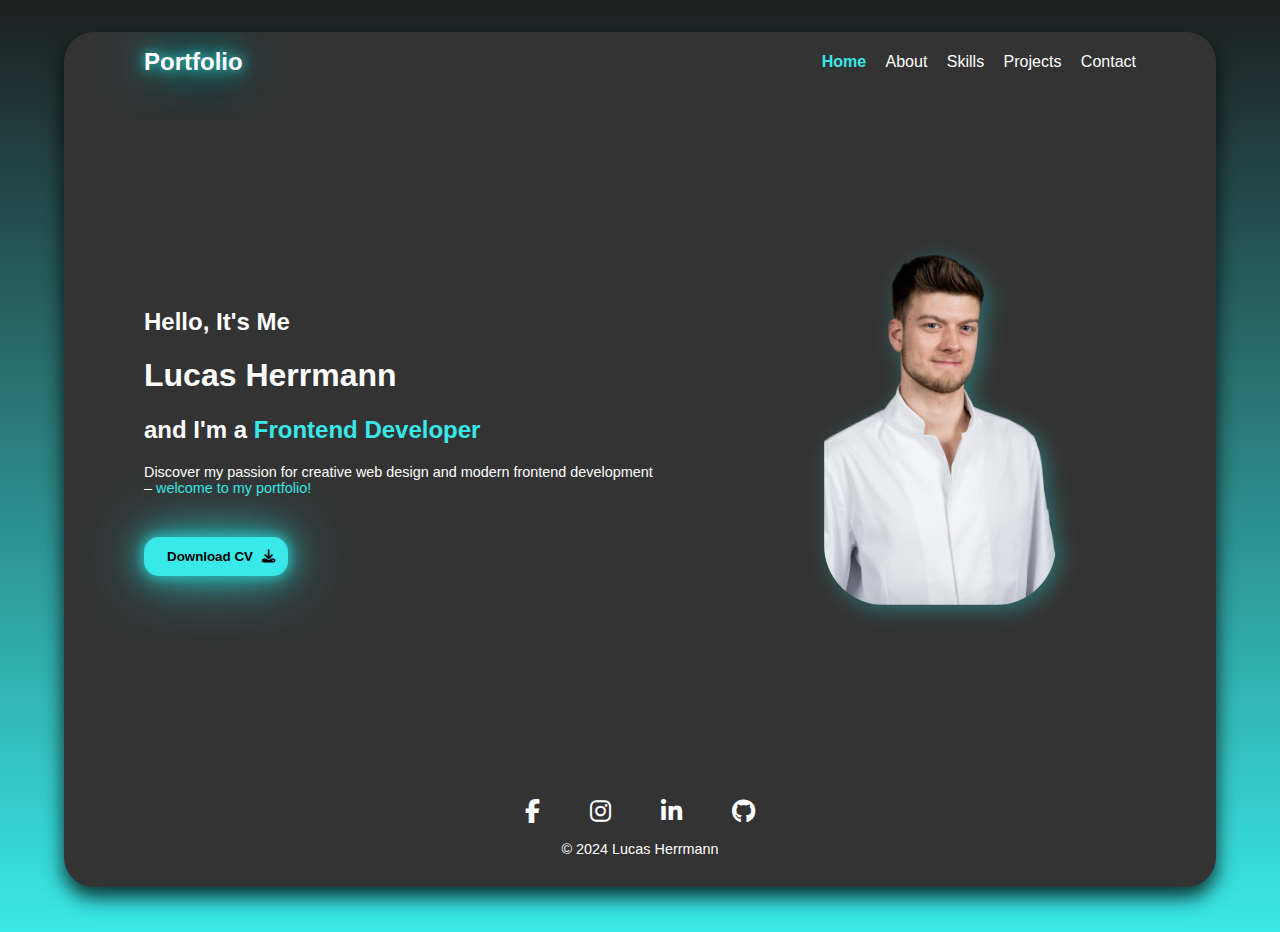
<file: index.html>
<!DOCTYPE html>
<html lang="en">
<head>
    <meta charset="UTF-8">
    <meta name="viewport" content="width=device-width, initial-scale=1.0">
    <link rel="stylesheet" href="styles.css">
    <link rel="stylesheet" href="https://cdnjs.cloudflare.com/ajax/libs/font-awesome/6.5.1/css/all.min.css">
    <title>Portfolio Lucas Herrmann</title>
</head>
<body>
    <div id="home-component">
        <header> 
            <nav class="navbar"> 
                <div class="logo">Portfolio</div>
                <div class="links">
                  <a href="#home" class="nav-link active">Home</a>
                  <a href="#about" class="nav-link">About</a>
                  <a href="#skills" class="nav-link">Skills</a>
                  <a href="#projects" class="nav-link">Projects</a>
                  <a href="#contact" class="nav-link">Contact</a>
                </div>
              </nav>
        </header>

        <main id="main-content">
            <div class="navbar  navbar-reverse">
                <div>
                    <h2>Hello, It's Me</h2>
                    <h1>Lucas Herrmann</h1>
                    <h2>and I'm a <span class="text-highlight">Frontend Developer</span></h2>
                    <p>Discover my passion for creative web design and modern frontend development <br>– <span class="text-highlight">welcome to my portfolio!</span></p>

                    <button type="button" id="download-btn">
                    <a href="cv-lucas-herrmann.pdf" download="CV-Lucas-Herrmann.pdf" style="color: black;">Download CV
                        <i class="fas fa-download" style="color: black; margin: 5px;"></i>
                    </a>
                    </button>
                </div>
                <div>
                <img src="Lucas-portrait.png" alt="Lucas Herrmann, Frontend-Developer" id="portrait">
                </div>    
            </div> 
        </main>
        
        <footer>
            <div class="social-icons">
              <a href="https://www.facebook.com/lucas.herrmann.9" target="_blank" aria-label="Facebook"><i class="fab fa-facebook-f"></i></a>
              <a href="https://www.instagram.com/lucky_l.u.c/" target="_blank" aria-label="Instagram"><i class="fab fa-instagram"></i></a>
              <a href="https://www.linkedin.com/in/lucas-herrmann-0444b5227/" target="_blank" aria-label="LinkedIn"><i class="fab fa-linkedin-in"></i></a>
              <a href="https://github.com/lucky7luc" target="_blank" aria-label="GitHub"><i class="fab fa-github"></i></a>
            </div>
            <p>&copy; 2024 Lucas Herrmann</p>
        </footer>
    </div>
    <script src="script.js"></script>
</body>
</html>
</file>
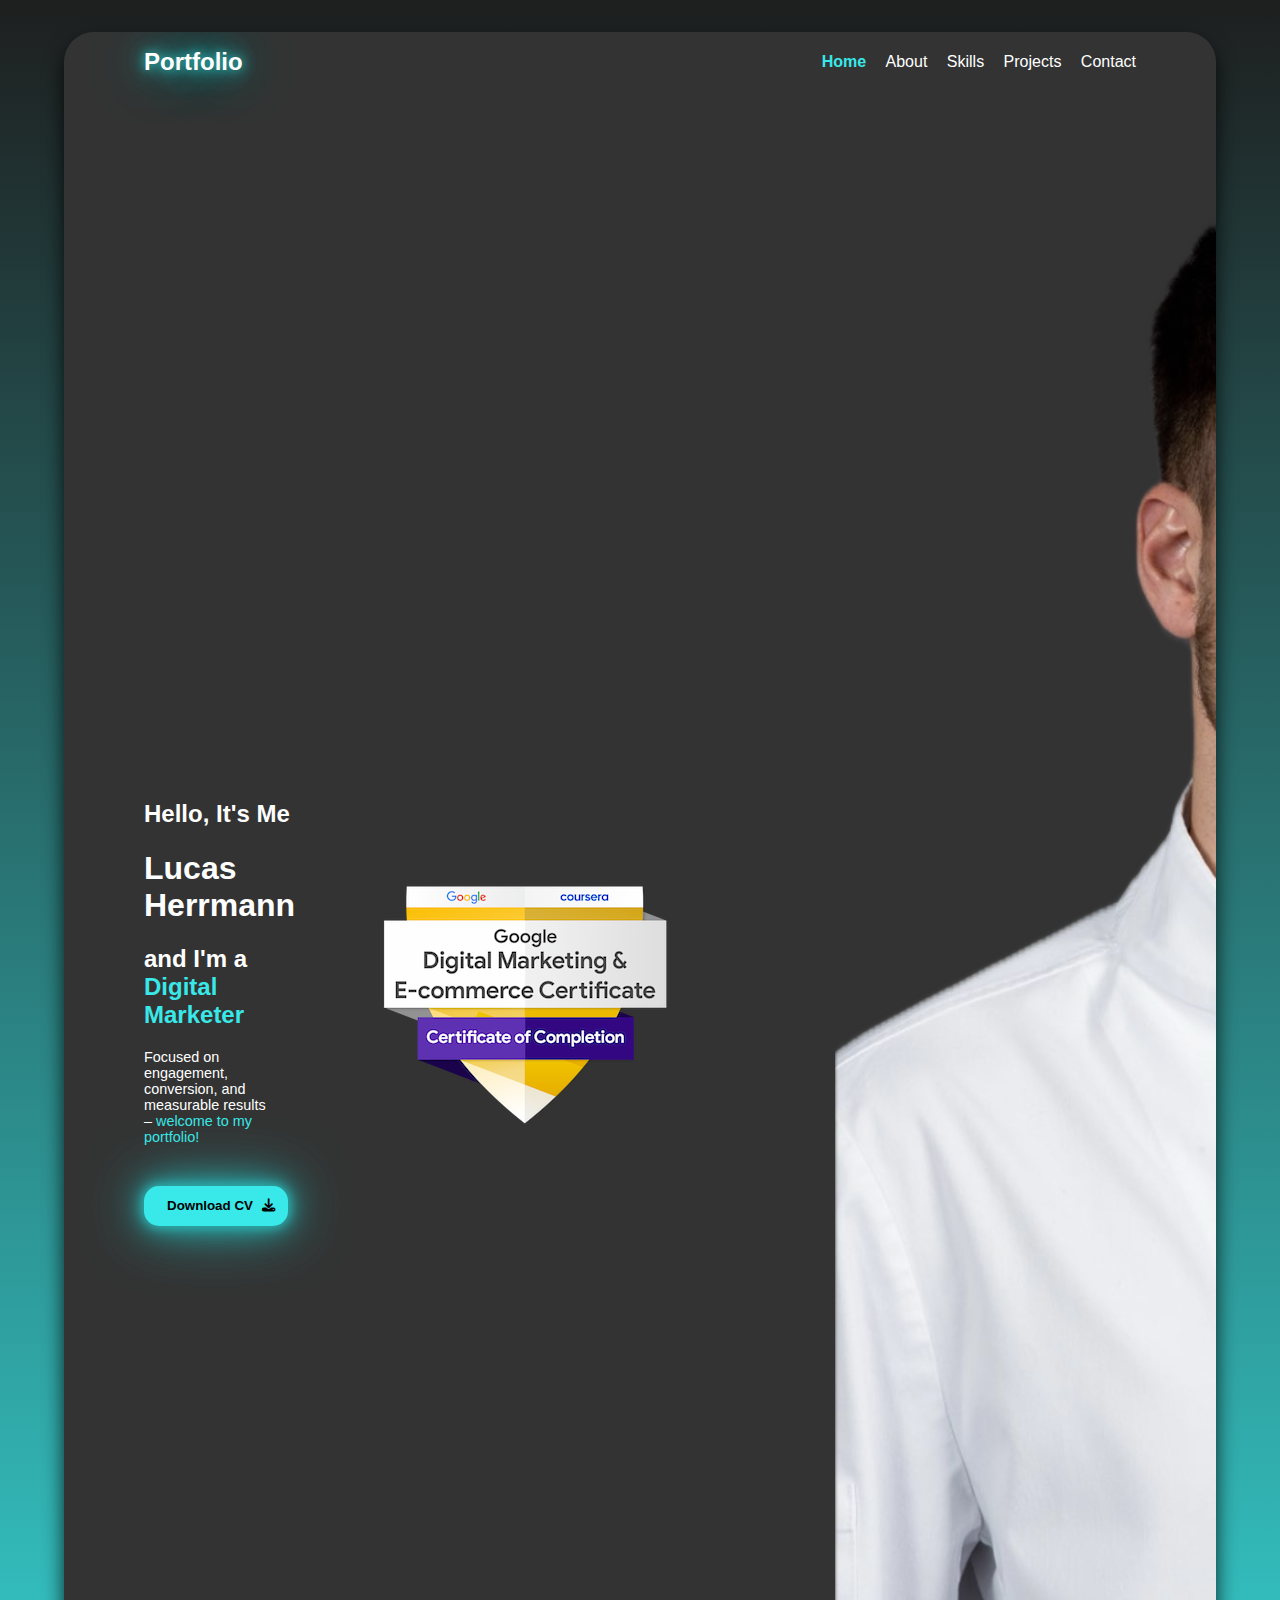
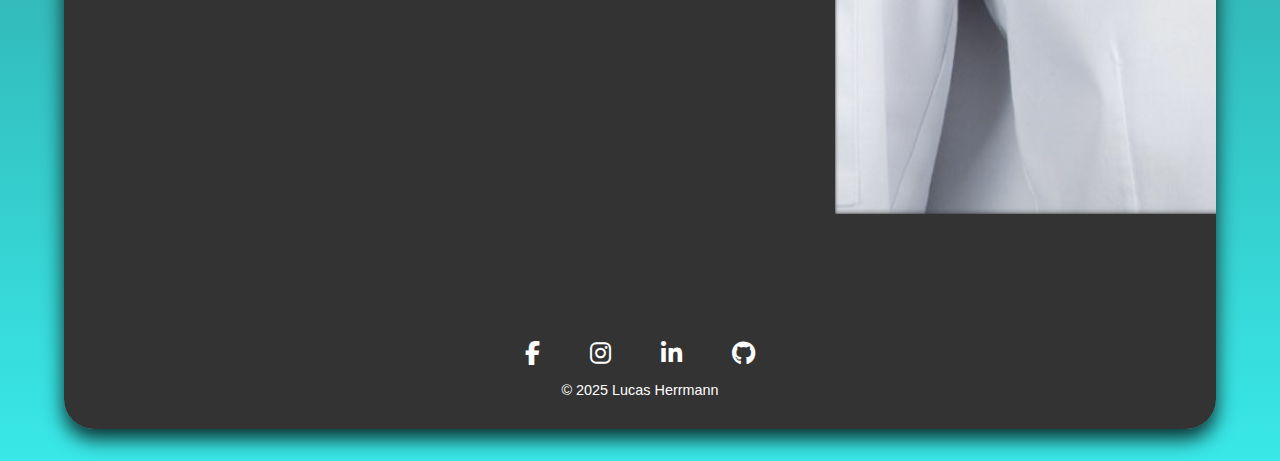
<file: Marketing Portfolio/index.html>
<!DOCTYPE html>
<html lang="en">
<head>
    <meta charset="UTF-8">
    <meta name="viewport" content="width=device-width, initial-scale=1.0">
    <meta name="description" content="Portfolio — Lucas Herrmann: digital marketing projects, SEO & social media case studies, skills self-assessment, analytics experience, and personal background.">
    <link rel="stylesheet" href="styles.css">
    <link rel="stylesheet" href="https://cdnjs.cloudflare.com/ajax/libs/font-awesome/6.5.1/css/all.min.css">
    <title>Lucas Herrmann Digital Marketing Portfolio</title>
</head>
<body>
    <div id="home-component">
        <header> 
            <nav class="navbar"> 
                <div class="logo">Portfolio</div>
                <div class="links">
                  <a href="#home" class="nav-link active">Home</a>
                  <a href="#about" class="nav-link">About</a>
                  <a href="#skills" class="nav-link">Skills</a>
                  <a href="#projects" class="nav-link">Projects</a>
                  <a href="#contact" class="nav-link">Contact</a>
                </div>
              </nav>
        </header>

        <main id="main-content">
            <div class="navbar  navbar-reverse">
                <div>
                    <h2>Hello, It's Me</h2>
                    <h1>Lucas Herrmann</h1>
                    <h2>and I'm a <span class="text-highlight">Digital Marketer</span></h2>
                    <p>Focused on engagement, conversion, and measurable results<br>– <span class="text-highlight">welcome to my portfolio!</span></p>

                    <button type="button" id="download-btn">
                    <a href="CV_Lucas_Herrmann.pdf" download="CV_Lucas_Herrmann.pdf" style="color: black;">Download CV
                        <i class="fas fa-download" style="color: black; margin: 5px;"></i>
                    </a>
                    </button>
                </div>
                <div>
                    <img src="google_marketing.png" alt="Google Digital Marketing Certificate" id="google-sticker">
                </div>   
                <div>
                    <img src="Lucas_portrait.png" alt="Lucas Herrmann, Digital Marketer" class="portrait">
                </div>    
            </div> 
        </main>
        
        <footer>
            <div class="social-icons">
              <a href="https://www.facebook.com/lucas.herrmann.9" target="_blank" aria-label="Facebook"><i class="fab fa-facebook-f"></i></a>
              <a href="https://www.instagram.com/lucky_l.u.c/" target="_blank" aria-label="Instagram"><i class="fab fa-instagram"></i></a>
              <a href="https://www.linkedin.com/in/lucas-herrmann-0444b5227/" target="_blank" aria-label="LinkedIn"><i class="fab fa-linkedin-in"></i></a>
              <a href="https://github.com/lucky7luc" target="_blank" aria-label="GitHub"><i class="fab fa-github"></i></a>
            </div>
            <p>&copy; 2025 Lucas Herrmann</p>
        </footer>
    </div>
    <script src="script.js"></script>
</body>
</html>
</file>
<file: styles.css>
body {
    margin: 0;
    padding: 0;
    min-height: 100vh;
    font-family: Arial, sans-serif;
    background: linear-gradient(rgb(30, 31, 31), rgb(57, 232, 232));
    scroll-behavior: smooth;
}

#home-component {
    background-color: #333;
    border-radius: 30px;
    min-height: 95vh;
    margin: 2em auto;
    box-shadow: 0px 10px 20px rgba(0, 0, 0, 0.8);
    width: 90%;
    max-width: 1200px;
    display: flex;
    flex-direction: column;
    justify-content: space-between; 
    overflow: scroll;
}

.navbar {
    display: flex;
    justify-content: space-between;
    align-items: center;
    padding: 1rem 5rem;
    color: white;
}
.navbar a {
    text-decoration: none;
    color: white;
    margin-left: 15px;
}
.navbar .logo {
    font-size: 1.5rem;
    font-weight: bold;
    color: white;
    text-shadow: 0px 0px 10px rgb(44, 171, 171),
    0px 0px 15px rgb(44, 171, 171),
    0px 0px 30px rgb(44, 171, 171),
    0px 0px 60px rgb(44, 171, 171);      
}
.nav-link {
    color: white;
    text-decoration: none;
    margin-left: 15px;
    transition: color 0.3s ease;
}
.nav-link.active {
    color: rgb(57, 232, 232);
    font-weight: bold;
}   

.scrollbar {
    width: 90%;
    height: 100%;
}
h1, h2, h3 {
    color: white;
}

.text-highlight {
    color: rgb(57, 232, 232);
}
p {
    font-size: 0.9rem;
}
img {
    margin: 5em;
}
#portrait {
    height: 350px;
    width: auto;
    filter: drop-shadow(5px 5px 10px rgba(44, 171, 171, 0.5));
    border-radius: 60px;                 
}
#download-btn, #submit-message {
    background-color: rgb(57, 232, 232);
    padding: 8px;
    margin-top: 2em;
    border-radius: 15px;
    border: none;
    font-weight: bold;
    box-shadow: 0px 0px 10px rgb(44, 171, 171),
                 0px 0px 15px rgb(44, 171, 171),
                 0px 0px 30px rgb(44, 171, 171),
                 0px 0px 60px rgb(44, 171, 171);
                 transition: color 6s ease, transform 0.3s ease;              
}

#download-btn:hover {
    cursor: pointer;
    background-color: white;
    box-shadow: 0px 0px 5px rgb(44, 171, 171),
                 0px 0px 15px rgb(44, 171, 171),
                 0px 0px 30px rgb(44, 171, 171),
                 0px 0px 60px rgb(44, 171, 171);
}


footer {
    color: white;
    text-align: center;
    padding: 1rem;
}

.social-icons {
    display: flex;
    justify-content: center;
    gap: 50px;
    margin: 10px 0;
}


.social-icons a{
    color: white;
    text-decoration: none;
    transition: text-shadow 0.8s ease, transform 0.4s ease;
}

.social-icons a {
    font-size: 1.5rem;
}

.social-icons a:hover, .navbar a:hover {
    cursor: pointer;
    color: white;
    transform: scale(1.2);
    text-shadow: 0px 0px 10px rgb(44, 171, 171),
                 0px 0px 20px rgb(44, 171, 171),
                 0px 0px 40px rgb(44, 171, 171),
                 0px 0px 80px rgb(44, 171, 171);
}

.flex-container {
    display: grid;
    grid-template-columns: 1fr 1fr;
    gap: 10px;
    margin: auto 5em;
}

.grid-item, #message-input {
    background-color: rgb(128, 129, 129);
    padding: 10px 15px;
    border-radius: 5px;
    border: none;
}

#message-input {
    grid-column: 1/3;
}

.placeholder-style::placeholder {
    color: #eee;  
    font-style: italic;
    opacity: 0.8;
}

.placeholder-style:focus::placeholder {
    color: rgb(57, 232, 232);
    opacity: 1; 
}

#contact-info {
    padding-top: 3em;
}
#contact-info p{
    color: #fff;
    font-size: 0.8rem;
}
p a{
    color: #fff;
    text-decoration: none;
}

.align-center {
    text-align: center;
}

.word-spacing {
    word-spacing: 0.1rem;
}

#skill-section {
    margin: 3em;
}
.skill-skala {
    border: 1px solid white;
    max-width: 80vw;
    height: 7px;
    border-radius: 4px;
    position: relative;
}
.skill-line {
    background-color: white;
    box-shadow: 0px 0px 5px rgb(44, 171, 171),
                 0px 0px 15px rgb(44, 171, 171),
                 0px 0px 30px rgb(44, 171, 171),
                 0px 0px 60px rgb(44, 171, 171);
    height: 7px;                 
    border-radius: 4px;
    transform: scaleX(0);
    transform-origin: left;
    animation: grow 1.5s ease-out forwards;
}
#skill-html {
    width: 80%;
}
#skill-css {
    width: 90%;
}
#skill-js {
    width: 75%;
}
#skill-react {
    width: 55%;
}
#skill-more {
    width: 45%;
}
@keyframes grow {
    to {
        transform: scaleX(1);
    }
}

.projects-container {
    text-align: center;
    border-radius: 20px;
    margin: 0 auto;
    width: 90%;
    max-width: 1200px;
}
.projects-container h2 {
    margin-bottom: 1.5rem;
}
.project-grid {
    display: grid;
    grid-template-columns: repeat(auto-fit, minmax(300px, 1fr));
    gap: 1.5rem;
}
.project-item {
    background-color: #444;
    border-radius: 15px;
    padding: 1rem;
    text-align: center;
    box-shadow: 0px 4px 10px rgba(0, 0, 0, 0.3);
    transition: transform 0.3s ease, box-shadow 0.3s ease;
}
.project-item:hover {
    transform: translateY(-5px);
    box-shadow: 0px 8px 20px rgba(0, 0, 0, 0.5);
}
.project-item img {
    width: 100%;
    height: auto;
    border-radius: 10px;
    margin-bottom: 0.8rem;
}
.project-item h3 {
    font-size: 1.2rem;
    color: rgb(57, 232, 232);
    margin: 0.5rem 0;
}
.project-item p {
    font-size: 0.9rem;
    color: #ddd;
    margin: 0;
}
.project-item a {
    cursor: pointer;
    color: rgb(57, 232, 232);
    text-decoration: none;
    margin-top: 30px;
}



@media (max-width: 820px) {

    body {
        font-size: 0.9rem; 
    }
    .container {
        padding: 5px; 
    }
    .navbar .logo {
        margin-bottom: 0.5em;
    }
    .navbar-reverse, .scrollbar  {
        display: flex;
        flex-direction: column-reverse;
    }
    #skill-section {
        margin: 1.5em;
    }
    .flex-container {
        display: flex;
        flex-direction: column;
    }
    img {
    margin: 1em;
    }
    #portrait {
        height: 210px;        
        border-radius: 30px;      
    }
}
</file>
<file: Marketing Portfolio/styles.css>
body {
    margin: 0;
    padding: 0;
    min-height: 100vh;
    font-family: Arial, sans-serif;
    background: linear-gradient(rgb(30, 31, 31), rgb(57, 232, 232));
    scroll-behavior: smooth;
}

#home-component {
    background-color: #333;
    border-radius: 30px;
    min-height: 95vh;
    margin: 2em auto;
    box-shadow: 0px 10px 20px rgba(0, 0, 0, 0.8);
    width: 90%;
    max-width: 1200px;
    display: flex;
    flex-direction: column;
    justify-content: space-between; 
    overflow: scroll;
}

.navbar {
    display: flex;
    justify-content: space-between;
    align-items: center;
    padding: 1rem 5rem;
    color: white;
}
.navbar a {
    text-decoration: none;
    color: white;
    margin-left: 15px;
}
.navbar .logo {
    font-size: 1.5rem;
    font-weight: bold;
    color: white;
    text-shadow: 0px 0px 10px rgb(44, 171, 171),
    0px 0px 15px rgb(44, 171, 171),
    0px 0px 30px rgb(44, 171, 171),
    0px 0px 60px rgb(44, 171, 171);      
}
.nav-link {
    color: white;
    text-decoration: none;
    margin-left: 15px;
    transition: color 0.3s ease;
}
.nav-link.active {
    color: rgb(57, 232, 232);
    font-weight: bold;
}   

.scrollbar {
    width: 90%;
    height: 100%;
}
h1, h2 {
    color: white;
}

h3{
    color: rgb(57, 232, 232);
}

.text-highlight {
    color: rgb(57, 232, 232);
}
p {
    font-size: 0.9rem;
}
img {
    margin: 5em;
}
#portrait {
    height: 350px;
    width: auto;
    filter: drop-shadow(5px 5px 10px rgba(44, 171, 171, 0.5));
    border-radius: 60px;                 
}
#download-btn, #submit-message {
    background-color: rgb(57, 232, 232);
    padding: 8px;
    margin-top: 2em;
    border-radius: 15px;
    border: none;
    font-weight: bold;
    box-shadow: 0px 0px 10px rgb(44, 171, 171),
                 0px 0px 15px rgb(44, 171, 171),
                 0px 0px 30px rgb(44, 171, 171),
                 0px 0px 60px rgb(44, 171, 171);
                 transition: color 6s ease, transform 0.3s ease;              
}

#download-btn:hover {
    cursor: pointer;
    background-color: white;
    box-shadow: 0px 0px 5px rgb(44, 171, 171),
                 0px 0px 15px rgb(44, 171, 171),
                 0px 0px 30px rgb(44, 171, 171),
                 0px 0px 60px rgb(44, 171, 171);
}


footer {
    color: white;
    text-align: center;
    padding: 1rem;
}

.social-icons {
    display: flex;
    justify-content: center;
    gap: 50px;
    margin: 10px 0;
}


.social-icons a{
    color: white;
    text-decoration: none;
    transition: text-shadow 0.8s ease, transform 0.4s ease;
}

.social-icons a {
    font-size: 1.5rem;
}

.social-icons a:hover, .navbar a:hover {
    cursor: pointer;
    color: white;
    transform: scale(1.2);
    text-shadow: 0px 0px 10px rgb(44, 171, 171),
                 0px 0px 20px rgb(44, 171, 171),
                 0px 0px 40px rgb(44, 171, 171),
                 0px 0px 80px rgb(44, 171, 171);
}

.flex-container {
    display: grid;
    grid-template-columns: 1fr 1fr;
    gap: 10px;
    margin: auto 5em;
}

.grid-item, #message-input {
    background-color: rgb(128, 129, 129);
    padding: 10px 15px;
    border-radius: 5px;
    border: none;
}

#message-input {
    grid-column: 1/3;
}

.placeholder-style::placeholder {
    color: #eee;  
    font-style: italic;
    opacity: 0.8;
}

.placeholder-style:focus::placeholder {
    color: rgb(57, 232, 232);
    opacity: 1; 
}

#contact-info {
    padding-top: 3em;
}
#contact-info p{
    color: #fff;
    font-size: 0.8rem;
}
p a{
    color: #fff;
    text-decoration: none;
}

.align-center {
    text-align: center;
}

.word-spacing {
    word-spacing: 0.1rem;
}

#skill-section {
    margin: 3em;
}
.skill-skala {
    border: 1px solid white;
    max-width: 80vw;
    height: 7px;
    border-radius: 4px;
    position: relative;
}
.skill-line {
    background-color: white;
    box-shadow: 0px 0px 5px rgb(44, 171, 171),
                 0px 0px 15px rgb(44, 171, 171),
                 0px 0px 30px rgb(44, 171, 171),
                 0px 0px 60px rgb(44, 171, 171);
    height: 7px;                 
    border-radius: 4px;
    transform: scaleX(0);
    transform-origin: left;
    animation: grow 1.5s ease-out forwards;
}
#skill-html {
    width: 90%;
}
#skill-css {
    width: 80%;
}
#skill-js {
    width: 65%;
}
#skill-react {
    width: 75%;
}
#skill-more {
    width: 55%;
}
@keyframes grow {
    to {
        transform: scaleX(1);
    }
}

.projects-container {
    text-align: center;
    border-radius: 20px;
    margin: 0 auto;
    width: 90%;
    max-width: 1200px;
}
.projects-container h2 {
    margin-bottom: 1.5rem;
}

.project-category {
    margin-top: 5rem;
}

.project-category h3 {
    color: rgb(57, 232, 232);
}

.project-category p {
    color: #ddd;
}

.project-grid {
    display: grid;
    grid-template-columns: repeat(auto-fit, minmax(300px, 1fr));
    gap: 1.5rem;
}
.project-item {
    background-color: #444;
    border-radius: 15px;
    padding: 1rem;
    text-align: center;
    box-shadow: 0px 4px 10px rgba(0, 0, 0, 0.3);
    transition: transform 0.3s ease, box-shadow 0.3s ease;
}
.project-item:hover {
    transform: translateY(-5px);
    box-shadow: 0px 8px 20px rgba(0, 0, 0, 0.5);
}
.project-item img {
    width: 100%;
    height: auto;
    border-radius: 10px;
    margin: 0;
}
.project-item h3 {
    font-size: 1.2rem;
    color: rgb(57, 232, 232);
    margin: 0.5rem 0;
}
.project-item p {
    font-size: 0.9rem;
    color: #ddd;
    margin: 0;
}
.project-item a {
    cursor: pointer;
    color: rgb(57, 232, 232);
    text-decoration: none;
    margin-top: 30px;
}

.project-thumb {
    width: 20%;
    height: auto;
}


@media (max-width: 820px) {

    body {
        font-size: 0.9rem; 
    }
    .container {
        padding: 5px; 
    }
    .navbar .logo {
        margin-bottom: 0.5em;
    }
    .navbar-reverse, .scrollbar  {
        display: flex;
        flex-direction: column-reverse;
    }
    #skill-section {
        margin: 1.5em;
    }
    .flex-container {
        display: flex;
        flex-direction: column;
    }
    img {
    margin: 1em;
    }
    #portrait {
        height: 210px;        
        border-radius: 30px;      
    }
}
</file>
